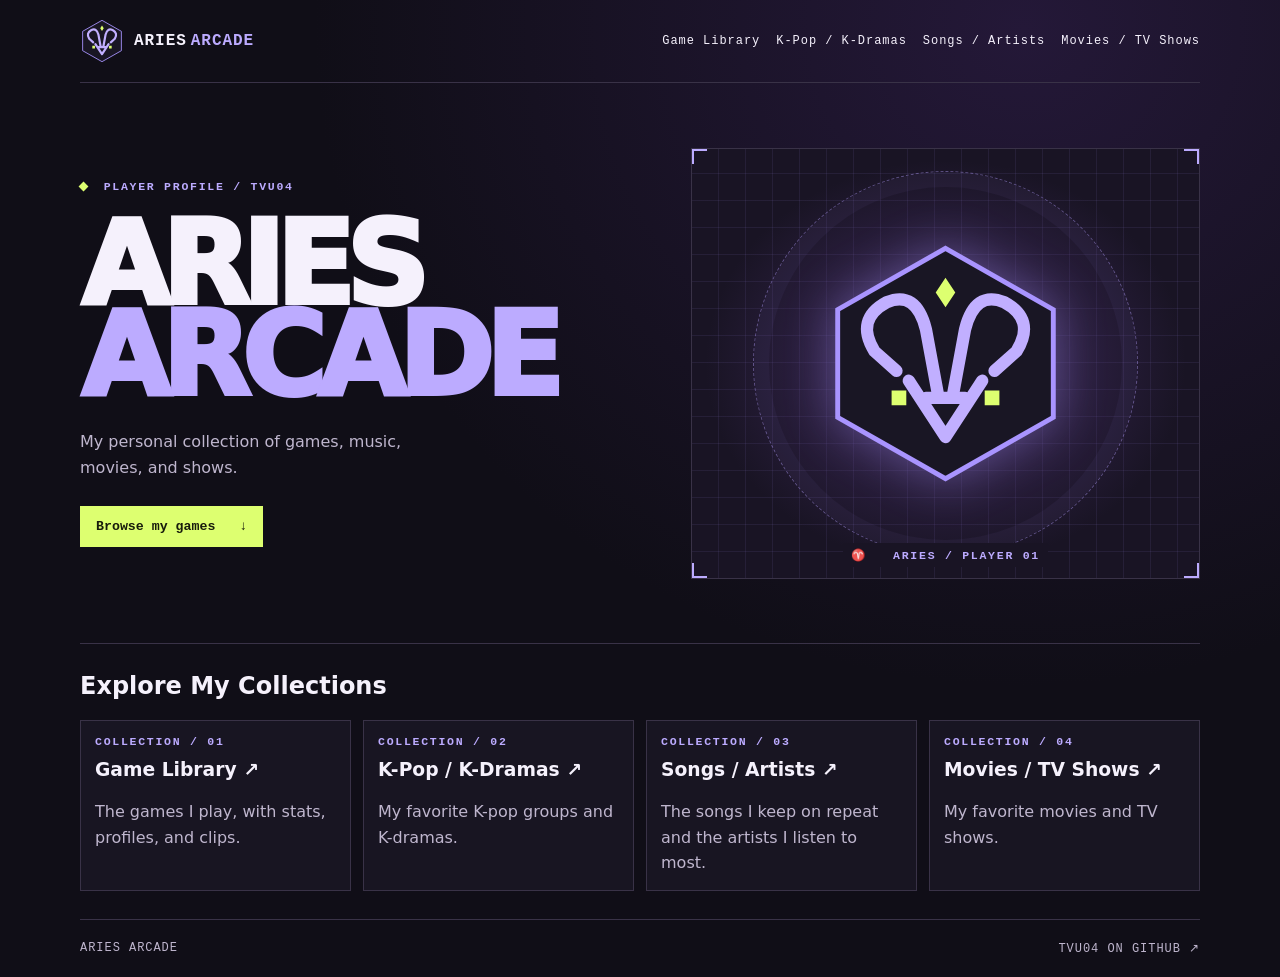
<file: docs/index.html>
<!doctype html>
<html lang="en"><head><meta charset="utf-8"><meta name="viewport" content="width=device-width,initial-scale=1"><meta name="description" content="Aries Arcade, a personal collection of games, music, and shows by Tvu04."><meta name="theme-color" content="#100e17"><link rel="icon" href="logo.svg" type="image/svg+xml"><title>Aries Arcade · Games &amp; Favorites</title><link rel="stylesheet" href="style.css?v=single-nav-link"><link rel="stylesheet" href="collections.css?v=single-nav-link"></head>
<body><header class="shell top collections-top"><a class="brand" href="./"><img src="logo.svg" alt="" width="44" height="44"><span>ARIES<b>ARCADE</b></span></a><nav class="collections-nav" aria-label="Main navigation"><a href="game-library.html">Game Library</a><a href="k-pop-k-dramas.html">K-Pop / K-Dramas</a><a href="songs-artists.html">Songs / Artists</a><a href="movies-tv.html">Movies / TV Shows</a></nav></header>
<main class="shell" id="top"><section class="hero" aria-labelledby="title"><div class="intro"><p class="eyebrow"><span></span> PLAYER PROFILE / TVU04</p><h1 id="title">ARIES<br><em>ARCADE</em></h1><p class="description">My personal collection of games, music, movies, and shows.</p><a class="button" href="game-library.html">Browse my games <span aria-hidden="true">↓</span></a></div><div class="emblem" aria-hidden="true"><span class="corner tl"></span><span class="corner tr"></span><span class="corner bl"></span><span class="corner br"></span><div class="orbit"><img src="logo.svg" alt="" width="208" height="208"></div><span class="emblem-tag">♈ &nbsp; ARIES / PLAYER 01</span></div></section>
<section aria-labelledby="collections-title" class="collection-links"><h2 id="collections-title">Explore My Collections</h2><div class="collection-grid"><article id="library"><p class="eyebrow">COLLECTION / 01</p><h3><a href="game-library.html">Game Library ↗</a></h3><p>The games I play, with stats, profiles, and clips.</p></article><article id="k-pop-k-dramas"><p class="eyebrow">COLLECTION / 02</p><h3><a href="k-pop-k-dramas.html">K-Pop / K-Dramas ↗</a></h3><p>My favorite K-pop groups and K-dramas.</p></article><article id="songs-artists"><p class="eyebrow">COLLECTION / 03</p><h3><a href="songs-artists.html">Songs / Artists ↗</a></h3><p>The songs I keep on repeat and the artists I listen to most.</p></article><article id="movies-tv"><p class="eyebrow">COLLECTION / 04</p><h3><a href="movies-tv.html">Movies / TV Shows ↗</a></h3><p>My favorite movies and TV shows.</p></article></div></section></main><footer class="shell foot"><span>ARIES ARCADE</span><a href="https://github.com/Tvu04">TVU04 ON GITHUB ↗</a></footer></body></html>
</file>
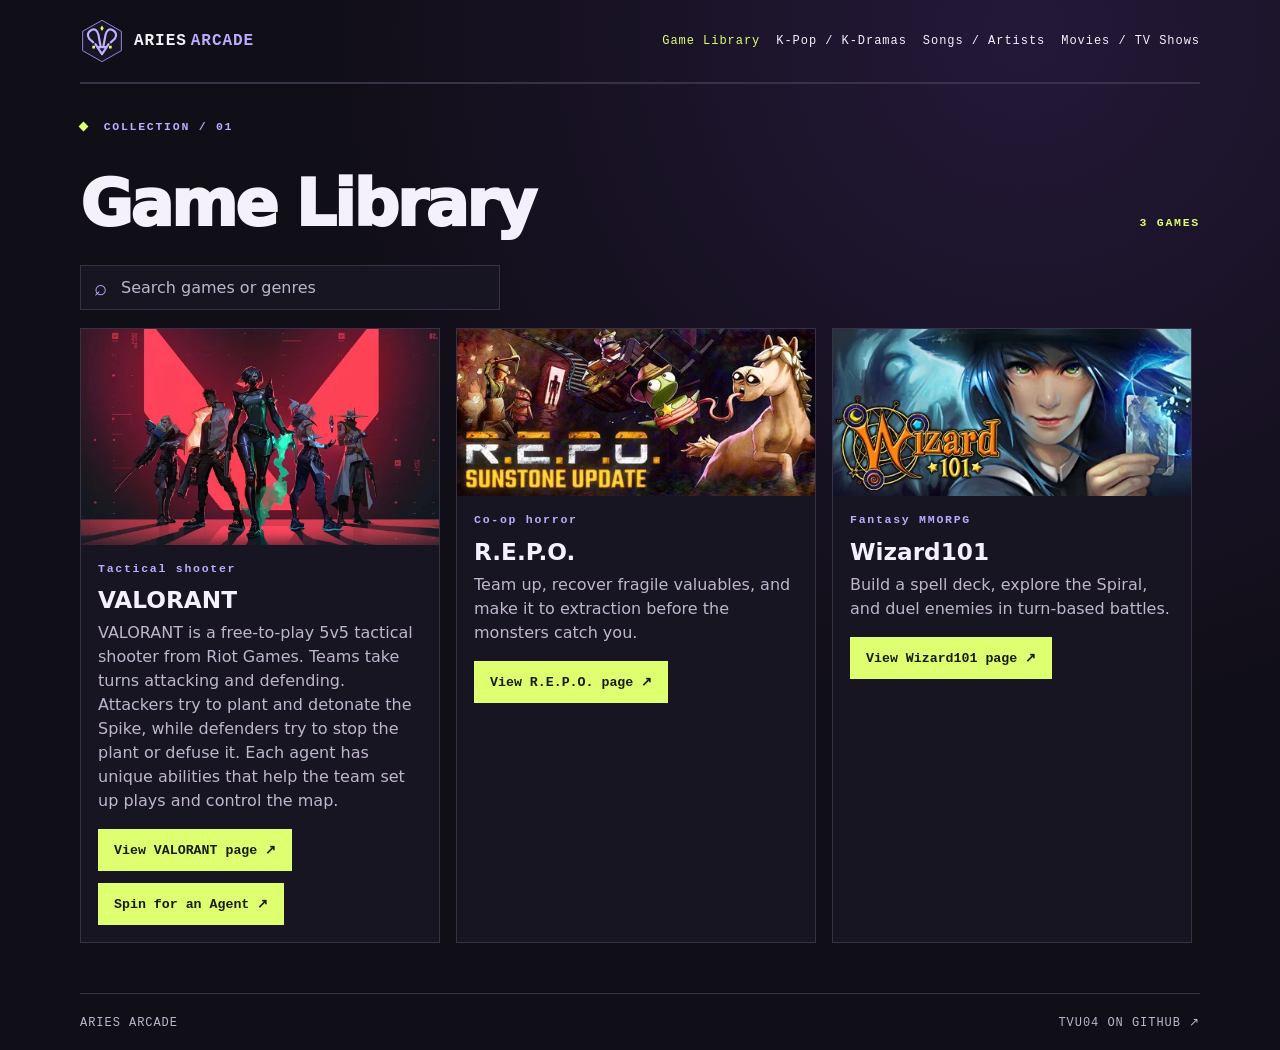
<file: docs/game-library.html>
<!doctype html>
<html lang="en"><head><meta charset="utf-8"><meta name="viewport" content="width=device-width,initial-scale=1"><meta name="description" content="Aries Arcade, a personal collection of games, music, and shows by Tvu04."><meta name="theme-color" content="#100e17"><link rel="icon" href="logo.svg" type="image/svg+xml"><title>Game Library · Aries Arcade</title><link rel="stylesheet" href="style.css?v=single-nav-link"><link rel="stylesheet" href="collections.css?v=single-nav-link"></head>
<body><header class="shell top collections-top"><a class="brand" href="./"><img src="logo.svg" alt="" width="44" height="44"><span>ARIES<b>ARCADE</b></span></a><nav class="collections-nav" aria-label="Main navigation"><a href="game-library.html" aria-current="page">Game Library</a><a href="k-pop-k-dramas.html">K-Pop / K-Dramas</a><a href="songs-artists.html">Songs / Artists</a><a href="movies-tv.html">Movies / TV Shows</a></nav></header>
<main class="shell"><section class="library" id="library" aria-labelledby="library-title"><p class="eyebrow"><span></span> COLLECTION / 01</p><div class="library-head"><h1 class="collection-title" id="library-title">Game Library</h1><p class="count" id="count" aria-live="polite"></p></div><label class="search"><span aria-hidden="true">⌕</span><input id="search" type="search" placeholder="Search games or genres" aria-label="Search games or genres"></label><div class="catalog" id="catalog"></div><noscript><p><a href="valorant.html">VALORANT</a> · <a href="valorant-roulette.html">Spin for an Agent</a> · <a href="repo.html">R.E.P.O.</a> · <a href="wizard101.html">Wizard101</a></p></noscript></section></main><footer class="shell foot"><span>ARIES ARCADE</span><a href="https://github.com/Tvu04">TVU04 ON GITHUB ↗</a></footer><script src="games.js?v=valorant-actions"></script></body></html>
</file>
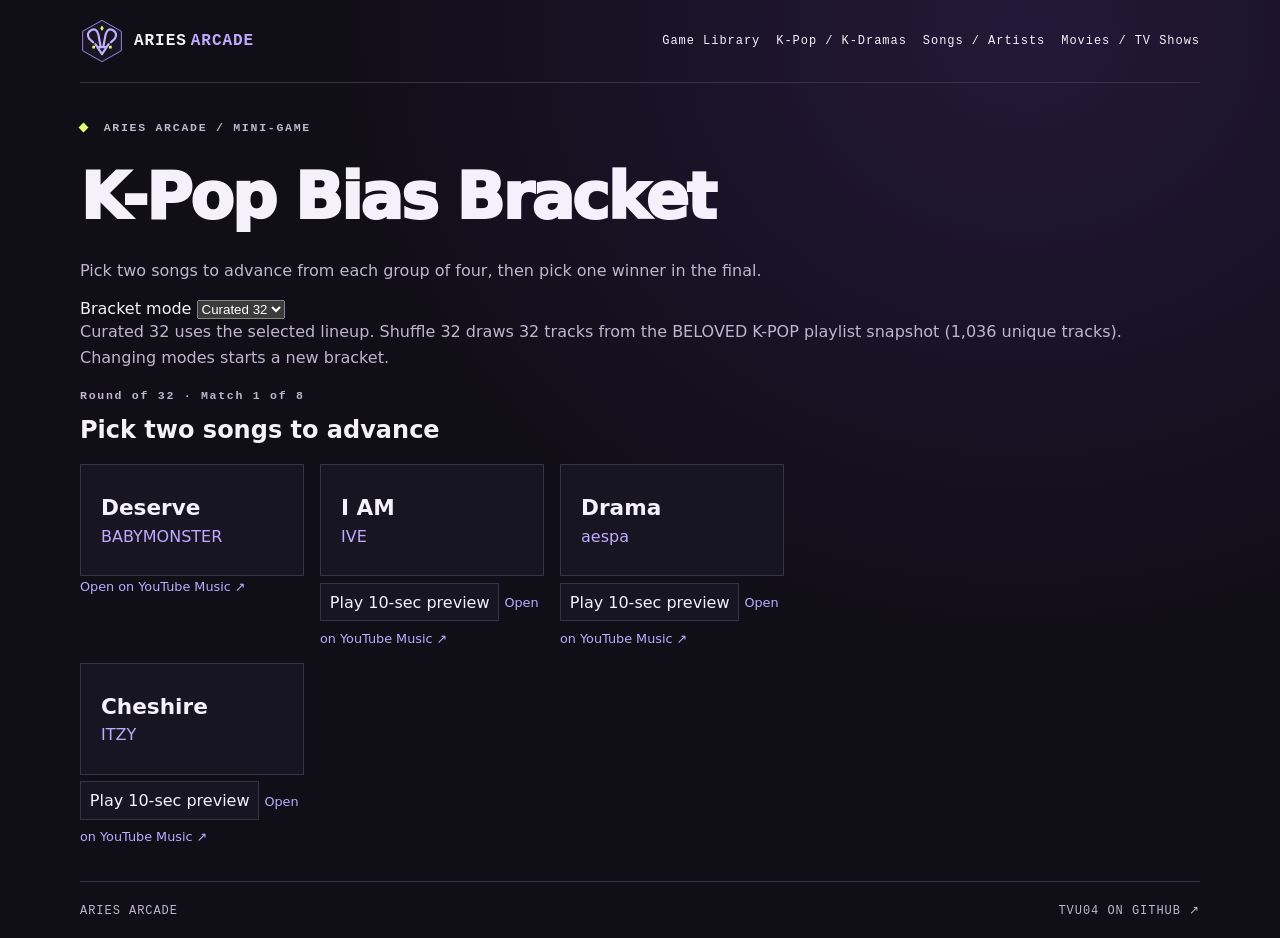
<file: docs/kpop-bracket.html>
<!doctype html>
<html lang="en"><head><meta charset="utf-8"><meta name="viewport" content="width=device-width,initial-scale=1"><meta name="description" content="Aries Arcade, a personal collection of games, music, and shows by Tvu04."><meta name="theme-color" content="#100e17"><link rel="icon" href="logo.svg" type="image/svg+xml"><title>K-Pop Bias Bracket · Aries Arcade</title><link rel="stylesheet" href="style.css?v=single-nav-link"><link rel="stylesheet" href="collections.css?v=single-nav-link"><style>
#choices:not([hidden]) { display:grid; grid-template-columns:repeat(auto-fit,minmax(min(100%,14rem),1fr)); gap:1rem; max-width:44rem; }
#choices button { background:var(--panel); color:var(--text); border:1px solid var(--line); padding:1.25rem; min-height:7rem; font:inherit; text-align:left; cursor:pointer; }
#choices button:is(:hover,:focus-visible) { border-color:var(--lime); }
#choices strong,#choices span { display:block; }
#choices strong { font-size:1.35rem; }
#choices span { color:var(--purple); margin-top:.4rem; }
#choices .pick { width:100%; }
#choices .pick[aria-pressed="true"] { border-color:var(--lime); }
#choices .preview { min-height:0; padding:.55rem; margin:.4rem 0; }
#choices article a { color:var(--purple); font-size:.8rem; }
#preview-player iframe { display:block; width:min(100%, 420px); height:236px; margin-top:1rem; border:0; }
#replay { border:0; cursor:pointer; }
#replay[hidden] { display:none; }
</style></head>
<body><header class="shell top collections-top"><a class="brand" href="./"><img src="logo.svg" alt="" width="44" height="44"><span>ARIES<b>ARCADE</b></span></a><nav class="collections-nav" aria-label="Main navigation"><a href="game-library.html">Game Library</a><a href="k-pop-k-dramas.html">K-Pop / K-Dramas</a><a href="songs-artists.html">Songs / Artists</a><a href="movies-tv.html">Movies / TV Shows</a></nav></header>
<main class="shell collection-page">
  <p class="eyebrow"><span></span> ARIES ARCADE / MINI-GAME</p>
  <h1 class="collection-title">K-Pop Bias Bracket</h1>
  <p>Pick two songs to advance from each group of four, then pick one winner in the final.</p>
  <div id="modes" hidden>
    <label for="mode">Bracket mode</label>
    <select id="mode">
      <option value="curated">Curated 32</option>
      <option value="shuffle">Shuffle 32</option>
    </select>
    <p>Curated 32 uses the selected lineup. Shuffle 32 draws 32 tracks from the BELOVED K-POP playlist snapshot (1,036 unique tracks). Changing modes starts a new bracket.</p></div>
  <p id="round" class="eyebrow" aria-live="polite"></p>
  <h2 id="prompt" tabindex="-1" aria-live="polite"></h2>
  <div id="choices" hidden>
    <article><button type="button" class="pick" aria-pressed="false"><strong></strong><span></span></button><button type="button" class="preview">Play 10-sec preview</button> <a target="_blank" rel="noopener">Open on YouTube Music ↗</a></article>
    <article><button type="button" class="pick" aria-pressed="false"><strong></strong><span></span></button><button type="button" class="preview">Play 10-sec preview</button> <a target="_blank" rel="noopener">Open on YouTube Music ↗</a></article>
    <article><button type="button" class="pick" aria-pressed="false"><strong></strong><span></span></button><button type="button" class="preview">Play 10-sec preview</button> <a target="_blank" rel="noopener">Open on YouTube Music ↗</a></article>
    <article><button type="button" class="pick" aria-pressed="false"><strong></strong><span></span></button><button type="button" class="preview">Play 10-sec preview</button> <a target="_blank" rel="noopener">Open on YouTube Music ↗</a></article>
  </div>
  <section id="preview-player" hidden aria-label="Song preview"></section>
  <button id="replay" class="button" type="button" hidden>Play Again</button>
  <noscript><p>Enable JavaScript to play the bracket.</p></noscript>
</main><footer class="shell foot"><span>ARIES ARCADE</span><a href="https://github.com/Tvu04">TVU04 ON GITHUB ↗</a></footer><script src="kpop-playlist.js"></script><script>
const songs = [
  ["Strategy", "TWICE", "nmbiBVPe5bY"],
  ["Fancy", "TWICE", "kOHB85vDuow"],
  ["Sugar Rush Ride", "TXT", "P9tKTxbgdkk"],
  ["Is This Love", "XG", "aHTI0SXGVS0"],
  ["No Good", "XG", "--rTmGtUFhI"],
  ["Deserve", "BABYMONSTER", null],
  ["Birthday Wish", "NMIXX", null],
  ["Bloody Paradise", "ENHYPEN", "YJhEsDa2o8w"],
  ["I CAN'T STOP ME","TWICE", "3d-D5bLDZSk"],
  ["Pretty Savage","BLACKPINK", "F8c8f2nK82w"],
  ["I AM","IVE", "a0LmdjshiAQ"],
  ["Cheshire","ITZY", "izOGip7r6Zg"],
  ["Super Shy","NewJeans", "n7ePZLn9_lQ"],
  ["Drama","aespa", "S3Z6N7U7f6I"],
  ["Psycho","Red Velvet", "PyyT5tHbOLw"],
  ["Dynamite","BTS", "HaEYUJ2aRHs"],
  ["What is Love?","TWICE", "w4nihuYVTW0"],
  ["The Feels","TWICE", "TsHl3pNRIUo"],
  ["Talk that Talk","TWICE", "F2Y0Q9blUPk"],
  ["Kill This Love","BLACKPINK", "z7e54L8usac"],
  ["Shut Down","BLACKPINK", "UZPZyd5vE1c"],
  ["After LIKE","IVE", "g92HIac9ufA"],
  ["ELEVEN","IVE", "0EK_M2taRIM"],
  ["RINGO","ITZY", "H0SHNEcqqR0"],
  ["ETA","NewJeans", "XCkpalH6Ppk"],
  ["ZOOM ZOOM","aespa", "YSEwEFuMPPM"],
  ["Red Flavor","Red Velvet", "BLavT7w4R9I"],
  ["Butter","BTS", "NNCBq0JHXsU"],
  ["FEVER","ENHYPEN", "toUmJm5G37w"],
  ["After School","Weeekly", "psoyfapc_nc"],
  ["Galileo","Kep1er", "CcdFlI3pJ1Y"],
  ["REVEAL","THE BOYZ", "HubfEY2rOqw"]
];

const mode = document.querySelector("#mode");
const roundLabel = document.querySelector("#round");
const heading = document.querySelector("#prompt");
const choices = [...document.querySelectorAll("#choices .pick")];
const replay = document.querySelector("#replay");
const previews = [...document.querySelectorAll("#choices .preview")];
const player = document.querySelector("#preview-player");
let entrants, winners, match;
const picks = new Set();

function stopPreview() {
  player.replaceChildren();
  player.hidden = true;
}

function playPreview(title, videoId) {
  stopPreview();
  const iframe = document.createElement("iframe");
  iframe.title = "YouTube preview of " + title;
  iframe.allow = "autoplay; encrypted-media; picture-in-picture";
  iframe.referrerPolicy = "strict-origin-when-cross-origin";
  iframe.src = "https://www.youtube.com/embed/" + videoId + "?autoplay=1&end=10";
  player.append(iframe);
  player.hidden = false;
}

function render() {
  stopPreview();
  picks.clear();
  if (entrants.length === 1) {
    const [title, artist] = entrants[0];
    roundLabel.textContent = "BRACKET COMPLETE";
    heading.textContent = title + " by " + artist + " wins!";
    document.querySelector("#choices").hidden = true;
    replay.hidden = false;
    replay.focus();
    return;
  }
  const round = {32: "Round of 32", 16: "Round of 16", 8: "Semifinal", 4: "Final"};
  roundLabel.textContent = round[entrants.length] + " · Match " + (match + 1) + " of " + entrants.length / 4;
  heading.textContent = entrants.length === 4 ? "Pick your winner" : "Pick two songs to advance";
  choices.forEach((button, index) => {
    const [title, artist, videoId] = entrants[match * 4 + index];
    button.setAttribute("aria-pressed", "false");
    const preview = previews[index];
    preview.hidden = !videoId;
    preview.setAttribute("aria-label", "Play 10-second preview of " + title);
    preview.onclick = videoId ? () => playPreview(title, videoId) : null;
    const link = preview.nextElementSibling;
    link.href = videoId
      ? "https://music.youtube.com/watch?v=" + videoId
      : "https://music.youtube.com/search?q=" + encodeURIComponent(title + " " + artist);
    link.setAttribute("aria-label", "Open " + title + " on YouTube Music");
    button.querySelector("strong").textContent = title;
    button.querySelector("span").textContent = artist;
  });
}

function start() {
  entrants = [...(mode.value === "shuffle" ? playlistTracks : songs)];
  for (let index = entrants.length - 1; index > 0; index--) {
    const other = Math.floor(Math.random() * (index + 1));
    [entrants[index], entrants[other]] = [entrants[other], entrants[index]];
  }
  entrants = entrants.slice(0, songs.length);
  winners = [];
  match = 0;
  document.querySelector("#choices").hidden = false;
  replay.hidden = true;
  render();
}

choices.forEach((button, index) => {
  button.addEventListener("click", () => {
    if (picks.has(index)) {
      picks.delete(index);
      button.setAttribute("aria-pressed", "false");
      return;
    }
    picks.add(index);
    button.setAttribute("aria-pressed", "true");
    if (picks.size < (entrants.length === 4 ? 1 : 2)) return;
    winners.push(...[...picks].map(pick => entrants[match * 4 + pick]));
    match++;
    if (match === entrants.length / 4) {
      entrants = winners;
      winners = [];
      match = 0;
    }
    render();
    if (entrants.length > 1) heading.focus();
  });
});
replay.addEventListener("click", () => {
  start();
  heading.focus();
});
mode.addEventListener("change", () => start());
document.querySelector("#modes").hidden = false;
start();
</script></body></html>
</file>
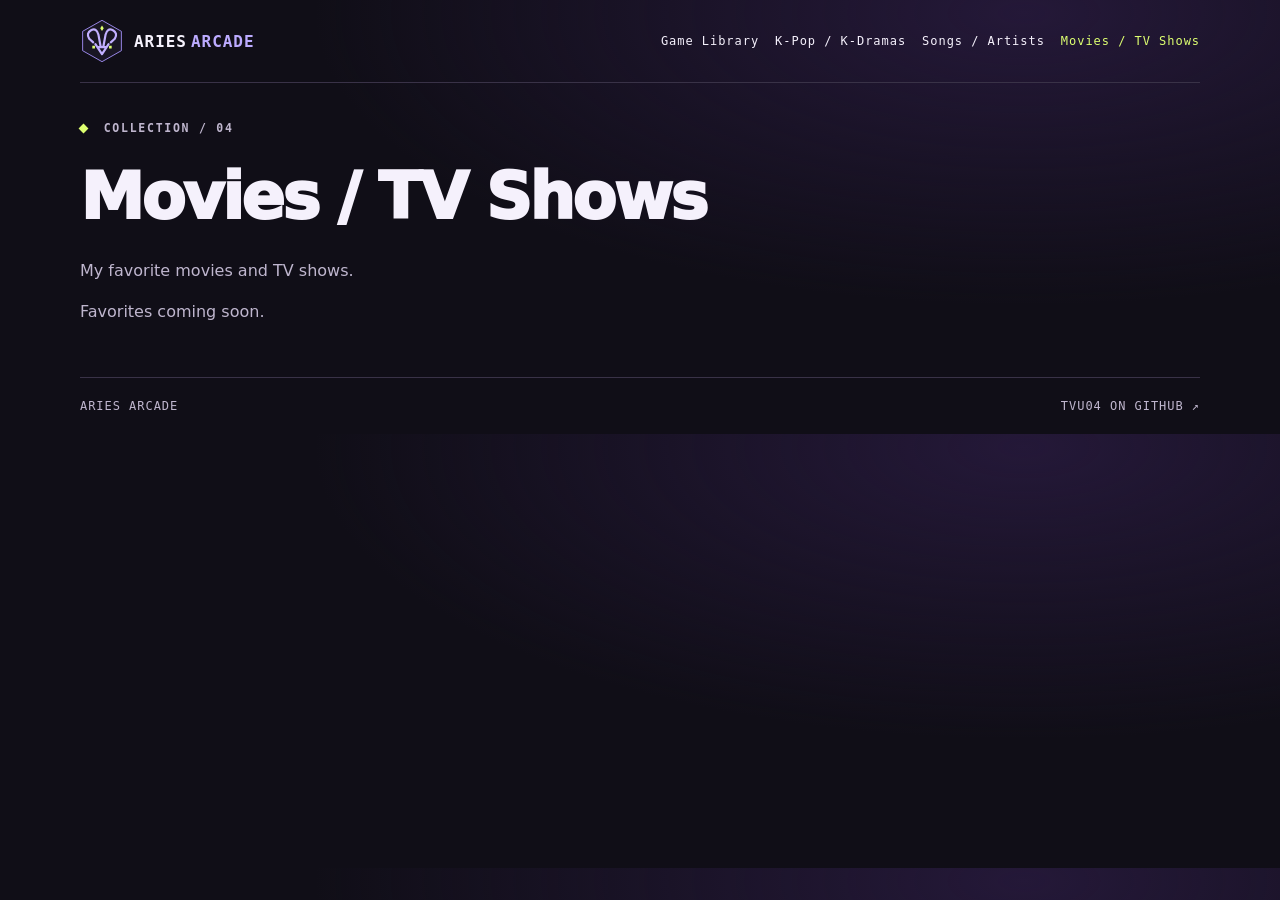
<file: docs/movies-tv.html>
<!doctype html>
<html lang="en"><head><meta charset="utf-8"><meta name="viewport" content="width=device-width,initial-scale=1"><meta name="description" content="Aries Arcade, a personal collection of games, music, and shows by Tvu04."><meta name="theme-color" content="#100e17"><link rel="icon" href="logo.svg" type="image/svg+xml"><title>Movies / TV Shows · Aries Arcade</title><link rel="stylesheet" href="style.css?v=single-nav-link"><link rel="stylesheet" href="collections.css?v=single-nav-link"></head>
<body><header class="shell top collections-top"><a class="brand" href="./"><img src="logo.svg" alt="" width="44" height="44"><span>ARIES<b>ARCADE</b></span></a><nav class="collections-nav" aria-label="Main navigation"><a href="game-library.html">Game Library</a><a href="k-pop-k-dramas.html">K-Pop / K-Dramas</a><a href="songs-artists.html">Songs / Artists</a><a href="movies-tv.html" aria-current="page">Movies / TV Shows</a></nav></header>
<main class="shell collection-page"><p class="eyebrow"><span></span> COLLECTION / 04</p><h1 class="collection-title">Movies / TV Shows</h1><p>My favorite movies and TV shows.</p><p>Favorites coming soon.</p></main><footer class="shell foot"><span>ARIES ARCADE</span><a href="https://github.com/Tvu04">TVU04 ON GITHUB ↗</a></footer></body></html>
</file>
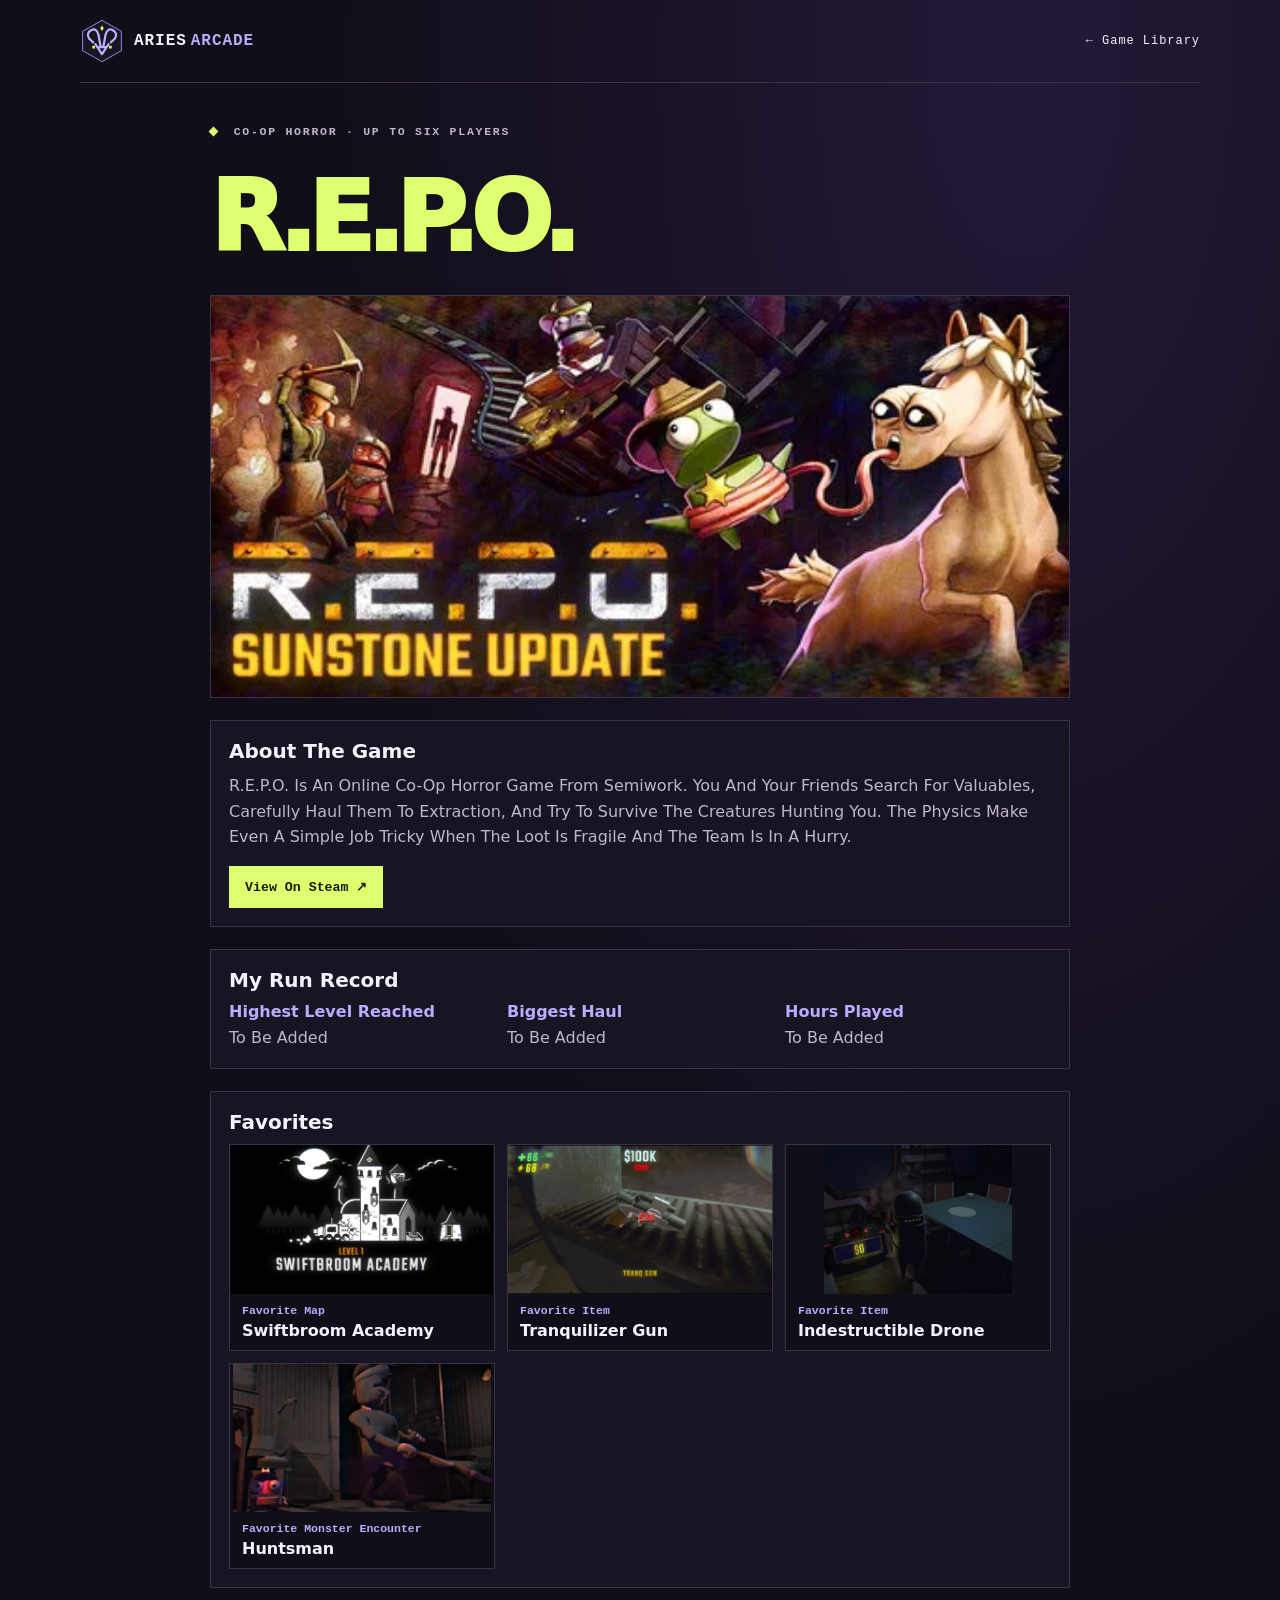
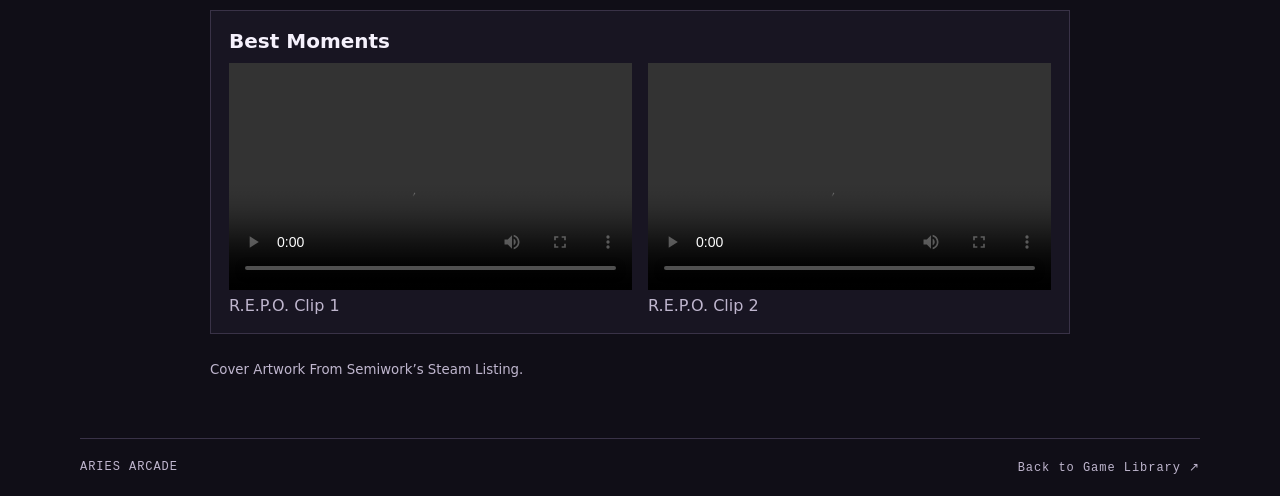
<file: docs/repo.html>
<!doctype html>
<html lang="en">
<head>
<meta charset="utf-8"><meta name="viewport" content="width=device-width,initial-scale=1">
<title>R.E.P.O. · Aries Arcade</title><meta name="description" content="R.E.P.O. on Aries Arcade.">
<link rel="icon" href="logo.svg" type="image/svg+xml"><link rel="stylesheet" href="style.css">
<style>
.repo-page{padding-block:40px;max-width:860px}.repo-page h1{font-size:clamp(3rem,10vw,6rem);line-height:1;color:var(--lime);margin:.3em 0}.repo-cover{display:block;width:100%;height:auto;border:1px solid var(--line)}.repo-page p,.repo-page dd{line-height:1.6;color:var(--muted)}.repo-page section{margin-block:22px;padding:18px;border:1px solid var(--line);background:var(--panel)}.repo-page h2{font-size:1.25rem;margin-bottom:10px}.repo-page dl{display:grid;grid-template-columns:repeat(auto-fit,minmax(140px,1fr));gap:12px;margin:0}.repo-page dt{color:var(--purple);font-weight:700}.repo-page dd{margin:4px 0 0}.repo-page section p:last-child{margin-bottom:0}
.repo-clips{display:grid;grid-template-columns:repeat(auto-fit,minmax(min(100%,300px),1fr));gap:16px}.repo-clips figure{margin:0}.repo-clips video{display:block;width:100%;height:auto;aspect-ratio:16/9;background:#000}.repo-clips figcaption{margin-top:6px;color:var(--muted)}
.repo-favorites{display:grid;grid-template-columns:repeat(auto-fit,minmax(min(100%,240px),1fr));gap:12px}.repo-favorites figure{margin:0;overflow:hidden;border:1px solid var(--line);background:var(--background)}.repo-favorites img{display:block;width:100%;aspect-ratio:16/9;object-fit:contain;background:#100e17}.repo-favorites figcaption{display:grid;gap:4px;padding:10px 12px}.repo-favorites figcaption span{color:var(--purple);font:700 .72rem var(--mono)}
</style>
</head>
<body>
<header class="shell top"><a class="brand" href="./"><img src="logo.svg" alt="" width="44" height="44"><span>ARIES<b>ARCADE</b></span></a><a class="nav" href="game-library.html">← Game Library</a></header>
<main class="shell repo-page">
<p class="eyebrow"><span></span> CO-OP HORROR · UP TO SIX PLAYERS</p>
<h1>R.E.P.O.</h1>
<img class="repo-cover" src="repo-cover.webp" alt="R.E.P.O. cover artwork">
<section><h2>About The Game</h2><p>R.E.P.O. Is An Online Co-Op Horror Game From Semiwork. You And Your Friends Search For Valuables, Carefully Haul Them To Extraction, And Try To Survive The Creatures Hunting You. The Physics Make Even A Simple Job Tricky When The Loot Is Fragile And The Team Is In A Hurry.</p><a class="button" href="https://store.steampowered.com/app/3241660/R_E_P_O/">View On Steam ↗</a></section>
<section><h2>My Run Record</h2><dl><div><dt>Highest Level Reached</dt><dd>To Be Added</dd></div><div><dt>Biggest Haul</dt><dd>To Be Added</dd></div><div><dt>Hours Played</dt><dd>To Be Added</dd></div></dl></section>
<section><h2>Favorites</h2><div class="repo-favorites">
<figure><img src="repo-favorites/swiftbroom-academy.webp" alt="Swiftbroom Academy loading screen" loading="lazy"><figcaption><span>Favorite Map</span><strong>Swiftbroom Academy</strong></figcaption></figure>
<figure><img src="repo-favorites/tranquilizer-gun.webp" alt="Tranquilizer Gun in the R.E.P.O. shop" loading="lazy"><figcaption><span>Favorite Item</span><strong>Tranquilizer Gun</strong></figcaption></figure>
<figure><img src="repo-favorites/indestructible-drone.webp" alt="Indestructible Drone in R.E.P.O." loading="lazy"><figcaption><span>Favorite Item</span><strong>Indestructible Drone</strong></figcaption></figure>
<figure><img src="repo-favorites/huntsman.webp" alt="The Huntsman holding a shotgun" loading="lazy"><figcaption><span>Favorite Monster Encounter</span><strong>Huntsman</strong></figcaption></figure>
</div></section>
<section><h2>Best Moments</h2><div class="repo-clips">
<figure><video controls playsinline preload="metadata" aria-label="R.E.P.O. clip 1" src="clips/repo-clip-1.mp4"><a href="clips/repo-clip-1.mp4">Open Clip 1</a></video><figcaption>R.E.P.O. Clip 1</figcaption></figure>
<figure><video controls playsinline preload="metadata" aria-label="R.E.P.O. clip 2" src="clips/repo-clip-2.mp4"><a href="clips/repo-clip-2.mp4">Open Clip 2</a></video><figcaption>R.E.P.O. Clip 2</figcaption></figure>
</div></section>
<p><small>Cover Artwork From Semiwork’s Steam Listing.</small></p>
</main>
<footer class="shell foot"><span>ARIES ARCADE</span><a href="game-library.html">Back to Game Library ↗</a></footer>
</body></html>
</file>
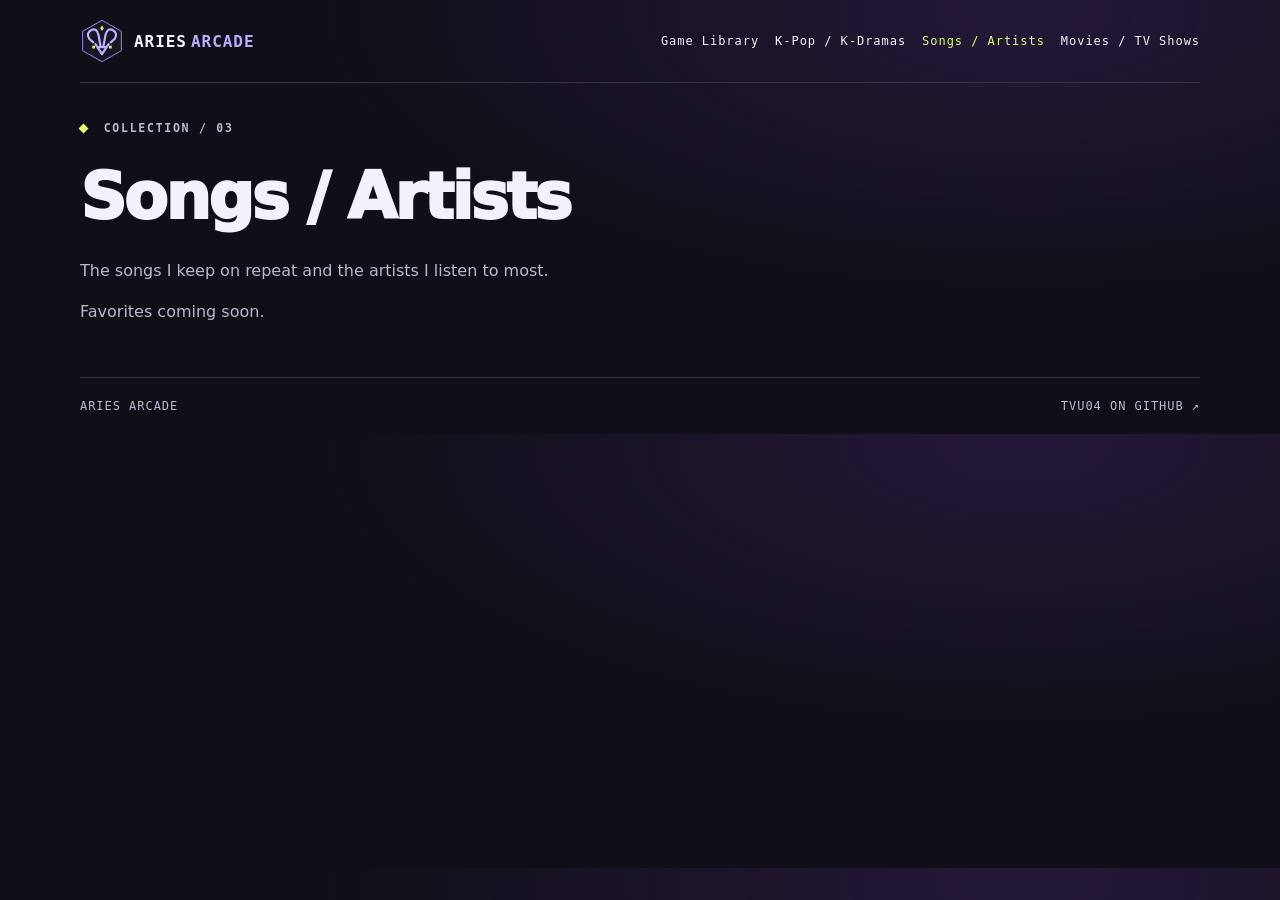
<file: docs/songs-artists.html>
<!doctype html>
<html lang="en"><head><meta charset="utf-8"><meta name="viewport" content="width=device-width,initial-scale=1"><meta name="description" content="Aries Arcade, a personal collection of games, music, and shows by Tvu04."><meta name="theme-color" content="#100e17"><link rel="icon" href="logo.svg" type="image/svg+xml"><title>Songs / Artists · Aries Arcade</title><link rel="stylesheet" href="style.css?v=single-nav-link"><link rel="stylesheet" href="collections.css?v=single-nav-link"></head>
<body><header class="shell top collections-top"><a class="brand" href="./"><img src="logo.svg" alt="" width="44" height="44"><span>ARIES<b>ARCADE</b></span></a><nav class="collections-nav" aria-label="Main navigation"><a href="game-library.html">Game Library</a><a href="k-pop-k-dramas.html">K-Pop / K-Dramas</a><a href="songs-artists.html" aria-current="page">Songs / Artists</a><a href="movies-tv.html">Movies / TV Shows</a></nav></header>
<main class="shell collection-page"><p class="eyebrow"><span></span> COLLECTION / 03</p><h1 class="collection-title">Songs / Artists</h1><p>The songs I keep on repeat and the artists I listen to most.</p><p>Favorites coming soon.</p></main><footer class="shell foot"><span>ARIES ARCADE</span><a href="https://github.com/Tvu04">TVU04 ON GITHUB ↗</a></footer></body></html>
</file>
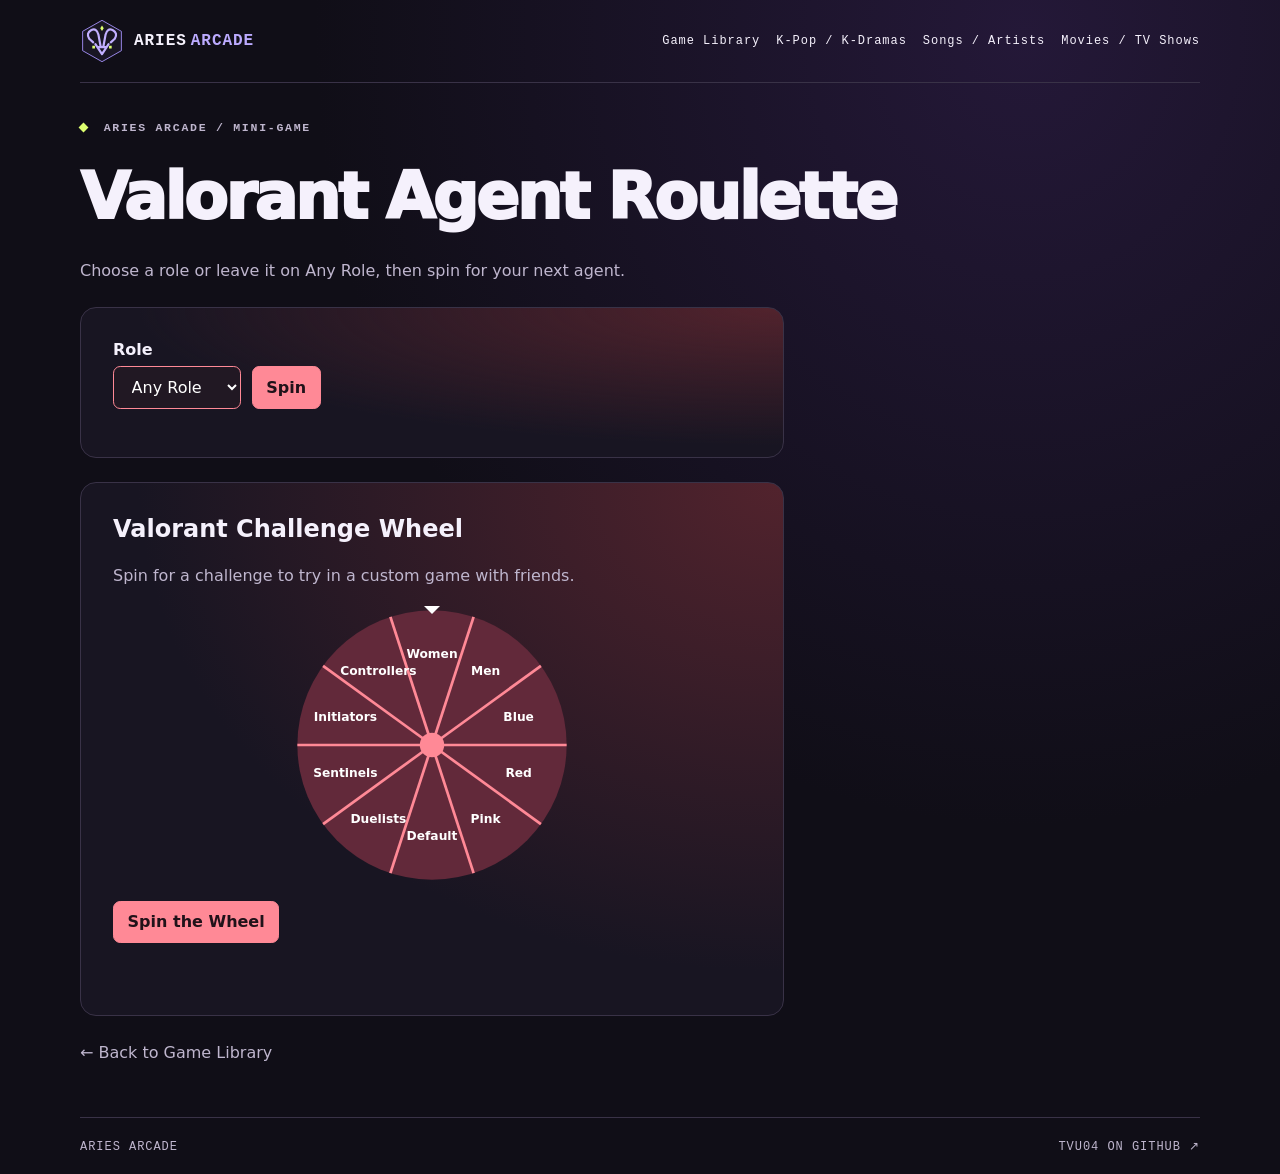
<file: docs/valorant-roulette.html>
<!doctype html>
<html lang="en"><head><meta charset="utf-8"><meta name="viewport" content="width=device-width,initial-scale=1"><meta name="description" content="Aries Arcade, a personal collection of games, music, and shows by Tvu04."><meta name="theme-color" content="#100e17"><link rel="icon" href="logo.svg" type="image/svg+xml"><title>Valorant Agent Roulette · Aries Arcade</title><link rel="stylesheet" href="style.css?v=single-nav-link"><link rel="stylesheet" href="collections.css?v=single-nav-link"><style>
.roulette { max-width:44rem; padding:clamp(1rem,4vw,2rem); margin:1.5rem 0; border:1px solid var(--line); border-radius:1rem; background:radial-gradient(ellipse at top right,#52232d,transparent 65%),var(--panel); }
.roulette label { display:block; margin-bottom:.4rem; font-weight:700; }
.roulette select,.roulette button { font:inherit; padding:.65rem .85rem; border:1px solid #ff8996; border-radius:.45rem; }
.roulette select { background:#211823; color:white; }
.roulette button { background:#ff8996; color:#201219; font-weight:800; cursor:pointer; }
.roulette button:disabled { opacity:.6; cursor:wait; }
.roulette-controls { display:flex; flex-wrap:wrap; gap:.65rem; }
#agent-result { display:flex; align-items:center; gap:1rem; margin-top:1rem; }
#agent-result[hidden] { display:none; }
#agent-result img { width:clamp(4rem,18vw,8rem); height:auto; }
#agent-result h2,#agent-result p { margin:.2rem 0; }
.challenge-wheel { position:relative; width:min(100%,17rem); margin:1.25rem auto; }
.challenge-wheel::after { content:""; position:absolute; z-index:1; top:-.2rem; left:50%; transform:translateX(-50%); border:.55rem solid transparent; border-top-color:white; }
.challenge-wheel svg { display:block; width:100%; transition:transform 1.5s cubic-bezier(.15,.7,.2,1); }
#challenge-result { min-height:1.5em; margin:1rem 0 0; }
@media (prefers-reduced-motion:reduce) { .challenge-wheel svg { transition:none; } }
</style></head>
<body><header class="shell top collections-top"><a class="brand" href="./"><img src="logo.svg" alt="" width="44" height="44"><span>ARIES<b>ARCADE</b></span></a><nav class="collections-nav" aria-label="Main navigation"><a href="game-library.html">Game Library</a><a href="k-pop-k-dramas.html">K-Pop / K-Dramas</a><a href="songs-artists.html">Songs / Artists</a><a href="movies-tv.html">Movies / TV Shows</a></nav></header>
<main class="shell collection-page">
  <p class="eyebrow"><span></span> ARIES ARCADE / MINI-GAME</p>
  <h1 class="collection-title">Valorant Agent Roulette</h1>
  <p>Choose a role or leave it on Any Role, then spin for your next agent.</p>
  <section class="roulette" aria-label="Agent roulette">
    <label for="agent-role">Role</label>
    <div class="roulette-controls">
      <select id="agent-role">
        <option value="">Any Role</option>
        <option>Controller</option><option>Duelist</option><option>Initiator</option><option>Sentinel</option>
      </select>
      <button id="spin" type="button">Spin</button>
    </div>
    <p id="roulette-status" role="status"></p>
    <div id="agent-result" hidden>
      <img alt="" width="128" height="128">
      <div><h2></h2><p></p></div>
    </div>
    <noscript><p>Enable JavaScript to spin for an agent.</p></noscript>
  </section>
  <section class="roulette challenge-roulette" aria-labelledby="challenge-title">
    <h2 id="challenge-title">Valorant Challenge Wheel</h2>
    <p>Spin for a challenge to try in a custom game with friends.</p>
    <div class="challenge-wheel" aria-hidden="true">
      <svg viewBox="0 0 200 200">
        <circle cx="100" cy="100" r="99" fill="#62293a"/>
        <g stroke="#ff8996" stroke-width="2"><path d="M100 100V1" transform="rotate(18 100 100)"/><path d="M100 100V1" transform="rotate(54 100 100)"/><path d="M100 100V1" transform="rotate(90 100 100)"/><path d="M100 100V1" transform="rotate(126 100 100)"/><path d="M100 100V1" transform="rotate(162 100 100)"/><path d="M100 100V1" transform="rotate(198 100 100)"/><path d="M100 100V1" transform="rotate(234 100 100)"/><path d="M100 100V1" transform="rotate(270 100 100)"/><path d="M100 100V1" transform="rotate(306 100 100)"/><path d="M100 100V1" transform="rotate(342 100 100)"/></g>
        <g fill="white" font-size="9" font-weight="700" text-anchor="middle" dominant-baseline="central"><text x="100.0" y="33.0">Women</text><text x="139.4" y="45.8">Men</text><text x="163.7" y="79.3">Blue</text><text x="163.7" y="120.7">Red</text><text x="139.4" y="154.2">Pink</text><text x="100.0" y="167.0">Default</text><text x="60.6" y="154.2">Duelists</text><text x="36.3" y="120.7">Sentinels</text><text x="36.3" y="79.3">Initiators</text><text x="60.6" y="45.8">Controllers</text></g>
        <circle cx="100" cy="100" r="9" fill="#ff8996"/>
      </svg>
    </div>
    <button id="challenge-spin" type="button">Spin the Wheel</button>
    <p id="challenge-result" role="status"></p>
  </section>
  <p><a href="game-library.html">← Back to Game Library</a></p>
</main>
<footer class="shell foot"><span>ARIES ARCADE</span><a href="https://github.com/Tvu04">TVU04 ON GITHUB ↗</a></footer>
<script>
const role = document.querySelector('#agent-role');
const spin = document.querySelector('#spin');
const statusLine = document.querySelector('#roulette-status');
const result = document.querySelector('#agent-result');
const portrait = result.querySelector('img');
let roster;
let previous;

function pickAgent(agents, selectedRole, lastPick) {
  const eligible = agents.filter(agent => !selectedRole || agent.role.displayName === selectedRole);
  const pool = eligible.length > 1 ? eligible.filter(agent => agent.uuid !== lastPick) : eligible;
  return pool[Math.floor(Math.random() * pool.length)];
}

portrait.addEventListener('error', () => { portrait.hidden = true; });
spin.addEventListener('click', async () => {
  spin.disabled = true;
  role.disabled = true;
  try {
    if (!roster) {
      statusLine.textContent = 'Loading the agent roster…';
      const response = await fetch('https://valorant-api.com/v1/agents?isPlayableCharacter=true', {signal: AbortSignal.timeout(10000)});
      if (!response.ok) throw new Error('Roster unavailable');
      const {data} = await response.json();
      roster = data.filter(agent => agent.isPlayableCharacter && agent.role?.displayName && agent.displayName && agent.uuid);
      if (!roster.length) {
        roster = undefined;
        throw new Error('Empty roster');
      }
    }
    const agent = pickAgent(roster, role.value, previous);
    if (!agent) {
      result.hidden = true;
      statusLine.textContent = 'No agents found for that role. Try another role.';
      return;
    }
    previous = agent.uuid;
    portrait.hidden = !agent.displayIcon;
    if (agent.displayIcon) portrait.src = agent.displayIcon;
    result.querySelector('h2').textContent = agent.displayName;
    result.querySelector('p').textContent = agent.role.displayName;
    result.hidden = false;
    statusLine.textContent = 'You rolled ' + agent.displayName + ', ' + agent.role.displayName + '.';
    spin.textContent = 'Spin Again';
  } catch {
    statusLine.textContent = 'The agent roster could not load. Press Spin to retry.';
  } finally {
    spin.disabled = false;
    role.disabled = false;
  }
});
const challenges = [["Female Agents Only","Everyone on your team picks a female agent."],["Male Agents Only","Everyone on your team picks a male agent."],["Blue Loadout","Use blue weapon skins for your main weapons."],["Red Loadout","Use red weapon skins for your main weapons."],["Pink Loadout","Use pink weapon skins for your main weapons."],["Default Loadout","Use default weapon skins for the match."],["All Duelists","Everyone on your team picks a Duelist."],["All Sentinels","Everyone on your team picks a Sentinel."],["All Initiators","Everyone on your team picks an Initiator."],["All Controllers","Everyone on your team picks a Controller."]];
const challengeSpin = document.querySelector('#challenge-spin');
const challengeResult = document.querySelector('#challenge-result');
const wheel = document.querySelector('.challenge-wheel svg');
let wheelRotation = 0;

challengeSpin.addEventListener('click', () => {
  const index = Math.floor(Math.random() * challenges.length);
  const target = (360 - index * (360 / challenges.length)) % 360;
  wheelRotation += 1080 + (target - wheelRotation % 360 + 360) % 360;
  challengeSpin.disabled = true;
  challengeResult.textContent = 'Spinning…';
  wheel.style.transform = 'rotate(' + wheelRotation + 'deg)';
  const reducedMotion = matchMedia('(prefers-reduced-motion: reduce)').matches;
  setTimeout(() => {
    const [title, rule] = challenges[index];
    challengeResult.textContent = title + ' — ' + rule;
    challengeSpin.disabled = false;
  }, reducedMotion ? 0 : 1500);
});
</script>
</body></html>
</file>
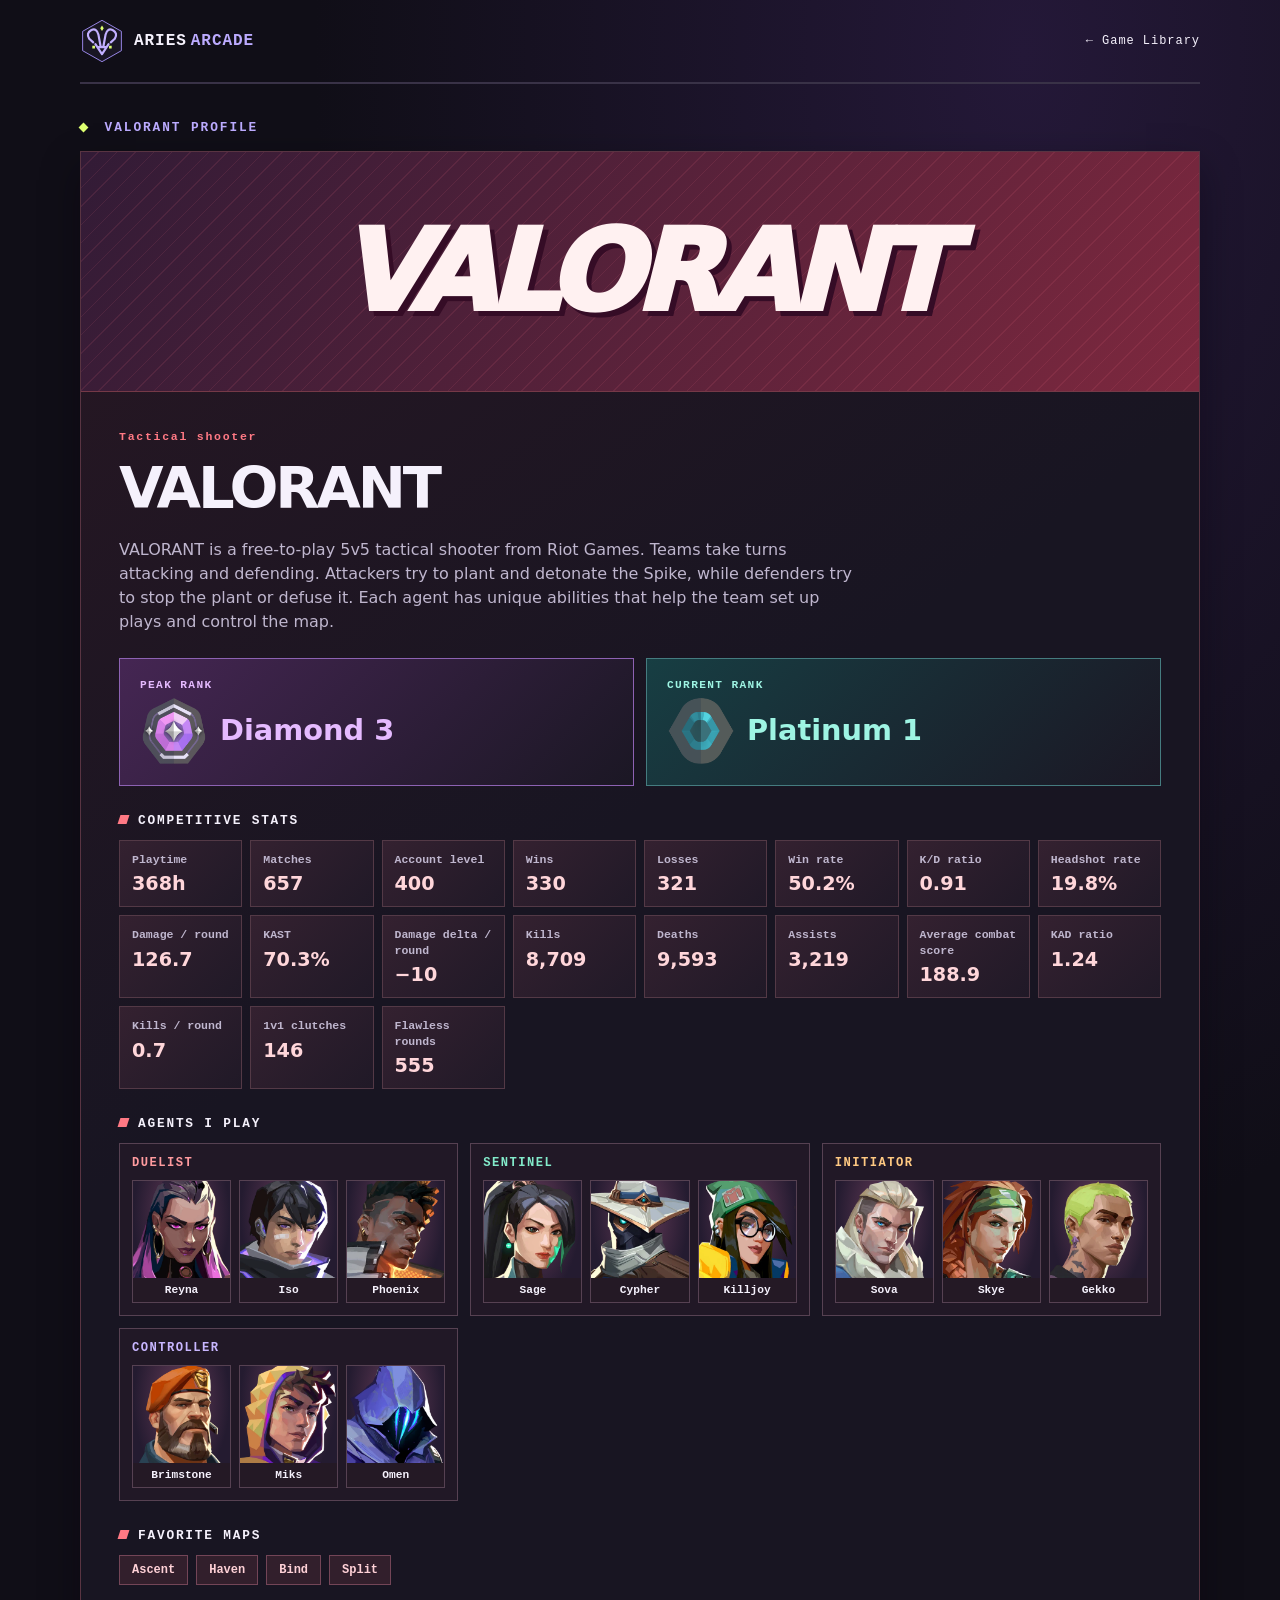
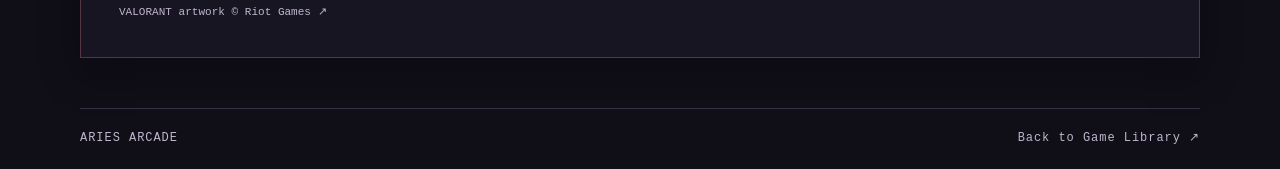
<file: docs/valorant.html>
<!doctype html>
<html lang="en"><head><meta charset="utf-8"><meta name="viewport" content="width=device-width,initial-scale=1"><meta name="description" content="Aries Arcade, a personal archive of games played by Tvu04."><meta name="theme-color" content="#100e17"><link rel="icon" href="logo.svg" type="image/svg+xml"><title>VALORANT · Aries Arcade</title><link rel="stylesheet" href="style.css"></head>
<body><header class="shell top"><a class="brand" href="./"><img src="logo.svg" alt="" width="44" height="44"><span>ARIES<b>ARCADE</b></span></a><a class="nav" href="game-library.html">← Game Library</a></header>
<main class="shell library" id="valorant-page"><h1 class="eyebrow" style="font:700 .8rem var(--mono);letter-spacing:.15em;margin:0 0 16px"><span></span> VALORANT PROFILE</h1><div class="catalog" id="catalog"></div></main>
<footer class="shell foot"><span>ARIES ARCADE</span><a href="game-library.html">Back to Game Library ↗</a></footer>
<dialog id="map-preview" class="map-preview" aria-labelledby="map-preview-title">
  <div class="map-preview-header">
    <h2 id="map-preview-title"></h2>
    <form method="dialog"><button autofocus type="submit" aria-label="Close map preview">×</button></form>
  </div>
  <img width="1200" height="675" alt="">
</dialog>
<dialog id="agent-preview" class="map-preview agent-preview" aria-labelledby="agent-preview-title">
  <div class="map-preview-header">
    <h2 id="agent-preview-title"></h2>
    <form method="dialog"><button autofocus type="submit" aria-label="Close agent profile">×</button></form>
  </div>
  <div class="agent-preview-body">
    <img width="320" height="320" alt="">
    <div>
      <p class="agent-preview-role"></p>
      <p class="agent-preview-detail"></p>
      <h3>Abilities</h3>
      <ul class="map-list"></ul>
      <a class="game-credit">View Riot’s agent guide ↗</a>
    </div>
  </div>
</dialog><script src="games.js?v=valorant-page"></script></body></html>
</file>
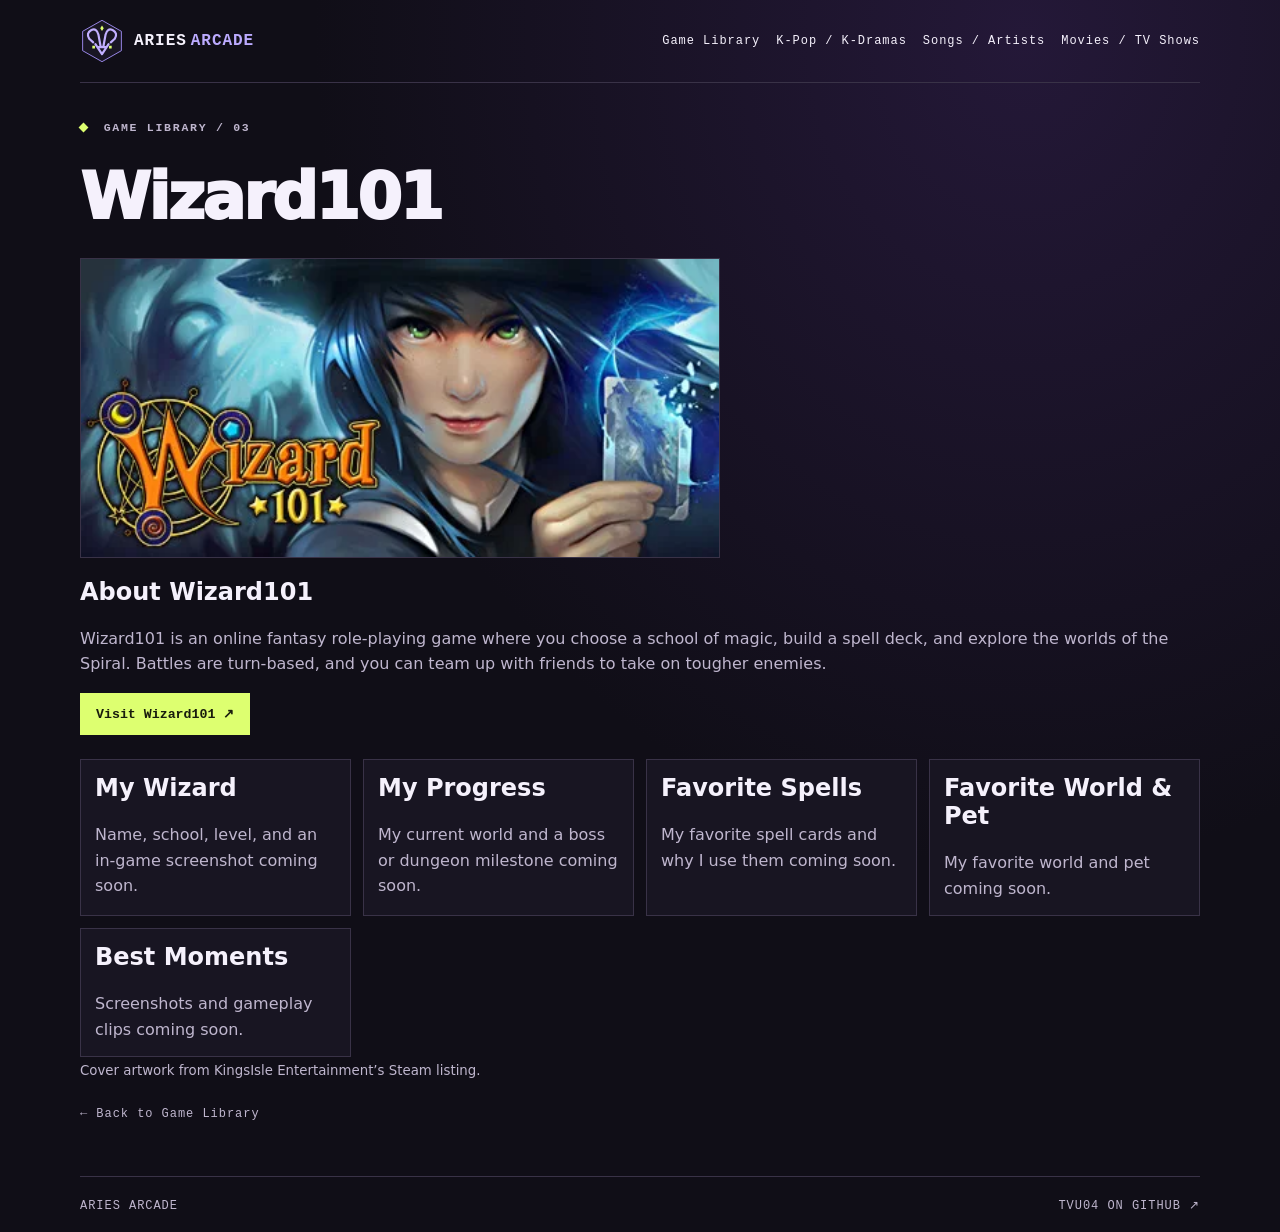
<file: docs/wizard101.html>
<!doctype html>
<html lang="en"><head><meta charset="utf-8"><meta name="viewport" content="width=device-width,initial-scale=1"><meta name="description" content="Aries Arcade, a personal collection of games, music, and shows by Tvu04."><meta name="theme-color" content="#100e17"><link rel="icon" href="logo.svg" type="image/svg+xml"><title>Wizard101 · Aries Arcade</title><link rel="stylesheet" href="style.css?v=single-nav-link"><link rel="stylesheet" href="collections.css?v=single-nav-link"></head>
<body><header class="shell top collections-top"><a class="brand" href="./"><img src="logo.svg" alt="" width="44" height="44"><span>ARIES<b>ARCADE</b></span></a><nav class="collections-nav" aria-label="Main navigation"><a href="game-library.html">Game Library</a><a href="k-pop-k-dramas.html">K-Pop / K-Dramas</a><a href="songs-artists.html">Songs / Artists</a><a href="movies-tv.html">Movies / TV Shows</a></nav></header>
<main class="shell collection-page">
<p class="eyebrow"><span></span> GAME LIBRARY / 03</p>
<h1 class="collection-title">Wizard101</h1>
<img src="wizard101-cover.webp" alt="Wizard101 cover art" style="display:block;width:min(100%,640px);height:auto;border:1px solid var(--line)">
<section aria-labelledby="about-wizard101"><h2 id="about-wizard101" style="margin-top:1.25rem">About Wizard101</h2><p>Wizard101 is an online fantasy role-playing game where you choose a school of magic, build a spell deck, and explore the worlds of the Spiral. Battles are turn-based, and you can team up with friends to take on tougher enemies.</p><a class="button" href="https://www.playnow.wizard101.com/">Visit Wizard101 ↗</a></section>
<div class="collection-grid" style="margin-top:1.5rem">
<article><h2>My Wizard</h2><p>Name, school, level, and an in-game screenshot coming soon.</p></article>
<article><h2>My Progress</h2><p>My current world and a boss or dungeon milestone coming soon.</p></article>
<article><h2>Favorite Spells</h2><p>My favorite spell cards and why I use them coming soon.</p></article>
<article><h2>Favorite World &amp; Pet</h2><p>My favorite world and pet coming soon.</p></article>
<article><h2>Best Moments</h2><p>Screenshots and gameplay clips coming soon.</p></article>
</div>
<p><small>Cover artwork from KingsIsle Entertainment’s <a href="https://store.steampowered.com/app/799960/Wizard101/">Steam listing</a>.</small></p>
<p><a class="nav" href="game-library.html">← Back to Game Library</a></p>
</main><footer class="shell foot"><span>ARIES ARCADE</span><a href="https://github.com/Tvu04">TVU04 ON GITHUB ↗</a></footer></body></html>
</file>
<file: docs/style.css>
:root{color-scheme:dark;--background:#100e17;--panel:#181522;--text:#f5f1fc;--muted:#bfb6ce;--lime:#ddff70;--purple:#bcabff;--line:#393247;--mono:ui-monospace,SFMono-Regular,Consolas,monospace}
*{box-sizing:border-box}html{scroll-behavior:smooth}body{margin:0;background:radial-gradient(ellipse at 80% 3%,#241838 0%,transparent 49%),var(--background);color:var(--text);font-family:system-ui,sans-serif}a{color:inherit;text-decoration:none}a:focus-visible,input:focus-visible{outline:2px solid var(--lime);outline-offset:5px}.shell{width:min(1120px,calc(100% - 48px));margin:auto}.top,.foot{display:flex;justify-content:space-between;align-items:center;gap:16px}.top{padding:19px 0;border-bottom:1px solid var(--line)}.brand{display:flex;align-items:center;gap:10px;font:800 1rem var(--mono);letter-spacing:.06em}.brand b{color:var(--purple);margin-left:.25em}.nav,.foot{font:.75rem var(--mono);letter-spacing:.08em}.nav span{color:var(--lime)}.hero{display:grid;grid-template-columns:1.1fr 1fr;gap:52px;align-items:center;padding:65px 0 64px}.eyebrow,.genre,.count,.emblem-tag{font:700 .72rem var(--mono);letter-spacing:.15em;color:var(--purple)}.eyebrow span{display:inline-block;width:7px;height:7px;background:var(--lime);margin-right:8px;transform:rotate(45deg)}h1,h2,h3,p{margin-top:0}h1{font-size:clamp(3.7rem,9vw,8.2rem);line-height:.79;letter-spacing:-.075em;margin:27px 0;font-weight:950}h1 em{font-style:normal;color:var(--purple)}.description{color:var(--muted);max-width:33ch;line-height:1.6;margin-bottom:25px}.button{display:inline-flex;gap:24px;background:var(--lime);color:#181c0c;font:800 .83rem var(--mono);padding:13px 16px}.button:hover{background:#efffb9}.emblem{position:relative;display:grid;place-items:center;aspect-ratio:1.18;border:1px solid var(--line);background:radial-gradient(ellipse,#553880aa,transparent 67%),repeating-linear-gradient(0deg,transparent 0 26px,#a994ff16 26px 27px),repeating-linear-gradient(90deg,transparent 0 26px,#a994ff16 26px 27px),#191424}.orbit{display:grid;place-items:center;width:76%;aspect-ratio:1;border:1px dashed #ae99f476;border-radius:50%;box-shadow:inset 0 0 0 15px #a994ff0c}.orbit img{width:64%;height:auto;filter:drop-shadow(0 0 24px #a994ff65)}.emblem-tag{position:absolute;bottom:11px;background:#191424;padding:5px 8px}.corner{position:absolute;width:15px;height:15px;border:solid var(--purple);border-width:0}.tl{top:0;left:0;border-top-width:2px;border-left-width:2px}.tr{top:0;right:0;border-top-width:2px;border-right-width:2px}.bl{bottom:0;left:0;border-bottom-width:2px;border-left-width:2px}.br{bottom:0;right:0;border-bottom-width:2px;border-right-width:2px}.library{border-top:1px solid var(--line);padding:36px 0 50px;scroll-margin-top:15px}.library-head{display:flex;justify-content:space-between;align-items:baseline;gap:10px}.library h2{font-size:clamp(2rem,5vw,3.6rem);letter-spacing:-.055em;margin-bottom:16px}.count{color:var(--lime);white-space:nowrap}.search{display:flex;align-items:center;gap:10px;background:var(--panel);border:1px solid var(--line);padding:8px 13px;max-width:420px;margin-bottom:18px}.search span{color:var(--purple);font-size:1.4rem}.search input{width:100%;border:0;background:transparent;color:var(--text);font:inherit;padding:4px}.search input::placeholder{color:var(--muted)}.catalog{display:grid;grid-template-columns:repeat(auto-fit,minmax(min(100%,275px),360px));gap:16px}.game{border:1px solid var(--line);background:var(--panel);overflow:hidden}.game-art{display:grid;place-items:center;min-height:120px;background:repeating-linear-gradient(135deg,transparent 0 12px,#ff71871a 12px 13px),linear-gradient(120deg,#321b36,#7d283e);color:#ff93a3;font-size:4.6rem;font-weight:950;line-height:1}.game-info{padding:17px}.game h3{margin-bottom:8px;font-size:1.45rem}.game-info p:last-child,.empty{color:var(--muted);margin-bottom:0;line-height:1.5}.foot{border-top:1px solid var(--line);padding:21px 0;color:var(--muted)}.foot a:hover,a.nav:hover{color:var(--lime)}@media(max-width:720px){.shell{width:calc(100% - 34px)}.hero{grid-template-columns:1fr;gap:32px;padding:41px 0}.emblem{max-width:420px;width:100%}.foot{font-size:.68rem}}@media(prefers-reduced-motion:reduce){html{scroll-behavior:auto}}

.game-info > p:not(.genre){color:var(--muted);line-height:1.5}
.catalog:has(.game--valorant){grid-template-columns:minmax(0,1fr)}
.game--valorant{--red:#ff7984;border-color:#593442;background:linear-gradient(145deg,#281723,#181522 46%);box-shadow:0 16px 36px #08060c65}
.game--valorant .game-art{min-height:clamp(130px,23vw,240px);color:#fff1f1;font-size:clamp(2.35rem,9vw,7rem);letter-spacing:-.075em;font-style:italic;border-bottom:1px solid #753947;text-shadow:5px 5px 0 #350c26}
.game--valorant .game-info{padding:clamp(16px,4vw,38px)}
.game--valorant .genre{color:var(--red)}
.game--valorant .game-info>p:not(.genre){max-width:72ch}
.valorant-profile h4{margin:27px 0 12px;font:800 .8rem var(--mono);text-transform:uppercase;letter-spacing:.14em}
.valorant-profile h4::before{content:"";display:inline-block;width:9px;height:9px;background:var(--red);margin-right:10px;transform:skew(-18deg)}
.rank-grid{display:grid;grid-template-columns:repeat(2,minmax(0,1fr));gap:12px;margin:24px 0 0}
.rank-tile{padding:clamp(9px,2vw,20px);border:1px solid var(--rank-border);background:linear-gradient(135deg,var(--rank-bg),#1b1724);color:var(--rank-color)}
.rank-tile--diamond{--rank-color:#e5baff;--rank-bg:#452653;--rank-border:#8d62b3}
.rank-tile--platinum{--rank-color:#9ef4e3;--rank-bg:#173e43;--rank-border:#457c80}
.rank-tile dt{font:800 .7rem var(--mono);text-transform:uppercase;letter-spacing:.12em}
.rank-tile dd{display:flex;align-items:center;gap:clamp(4px,1.5vw,12px);margin:6px 0 0;font-size:clamp(.92rem,3vw,1.8rem);line-height:1.15}
.rank-tile img{width:clamp(34px,8vw,68px);height:auto;flex:none}
.agent-grid,.map-list{padding:0;margin:0;list-style:none}
.agent-grid{display:grid;grid-template-columns:repeat(auto-fit,minmax(min(100%,80px),1fr));gap:8px}
.agent-grid li{min-width:0;overflow:hidden;border:1px solid #564152;background:radial-gradient(ellipse at 50% 28%,#673c59,#241b30 70%);text-align:center}
.agent-grid img{display:block;width:100%;height:auto;aspect-ratio:1;object-fit:contain}
.agent-grid span{display:block;padding:6px 2px;background:#241925;font:700 .7rem var(--mono);overflow-wrap:anywhere}
.map-list{display:flex;flex-wrap:wrap;gap:8px}
.map-list button{cursor:pointer;padding:7px 12px;border:1px solid #734557;background:#321f2c;color:#ffd1d7;font:700 .75rem var(--mono)}
.game-credit{display:inline-block;margin-top:20px;color:var(--muted);font:.69rem var(--mono)}
.game-credit:hover{color:var(--red)}

.map-list button:hover,.map-list button:focus-visible{border-color:var(--red);background:#512733}
.map-list button:focus-visible,.map-preview button:focus-visible{outline:2px solid var(--lime);outline-offset:3px}
.map-preview{width:min(880px,calc(100% - 28px));padding:0;border:1px solid #a65b69;background:#1c1420;color:var(--text);box-shadow:0 20px 80px #000a}
.map-preview::backdrop{background:#0a0710d9}
.map-preview-header{display:flex;justify-content:space-between;align-items:center;gap:12px;padding:10px 14px}
.map-preview-header h2{margin:0;font-size:clamp(1.25rem,4vw,2rem)}
.map-preview button{cursor:pointer;min-width:44px;min-height:44px;border:1px solid #734557;background:#321f2c;color:#ffd1d7;font-size:1.5rem}
.map-preview img{display:block;width:100%;height:auto;max-height:72vh;object-fit:contain;background:#100e17}

.competitive-stats{display:grid;grid-template-columns:repeat(auto-fit,minmax(min(100%,122px),1fr));gap:8px;margin:0}
.competitive-stats div{min-width:0;padding:11px 12px;border:1px solid #533946;background:linear-gradient(135deg,#342130,#201927)}
.competitive-stats dt{color:var(--muted);font:700 .72rem/1.35 var(--mono)}
.competitive-stats dd{margin:5px 0 0;color:#ffd6da;font-size:1.2rem;font-weight:850;font-variant-numeric:tabular-nums}

.agent-roles{display:grid;grid-template-columns:repeat(auto-fit,minmax(min(100%,260px),1fr));gap:12px}
.agent-role{padding:12px;border:1px solid #564152;background:#211826;--role-color:#ff9b9f}
.agent-role--sentinel{--role-color:#83ebcb}
.agent-role--initiator{--role-color:#ffc982}
.agent-role--controller{--role-color:#c8b6ff}
.agent-role h5{margin:0 0 10px;color:var(--role-color);font:800 .76rem var(--mono);text-transform:uppercase;letter-spacing:.12em}
.agent-role .agent-grid{grid-template-columns:repeat(3,minmax(0,1fr))}
.agent-grid button{display:block;width:100%;padding:0;border:0;background:transparent;color:var(--text);cursor:pointer}
.agent-grid button:hover span{color:var(--role-color)}
.agent-grid button:focus-visible{outline:2px solid var(--role-color);outline-offset:-2px}
.agent-preview{width:min(620px,calc(100% - 28px))}
.agent-preview-body{display:grid;grid-template-columns:minmax(64px,120px) minmax(0,1fr);gap:14px;padding:0 14px 18px}
.agent-preview-body img{background:radial-gradient(#673c59,#241b30);border:1px solid #564152}
.agent-preview-role{color:#e5baff;font:800 .75rem var(--mono);text-transform:uppercase}
.agent-preview-detail{color:var(--muted);line-height:1.5}
.agent-preview-body h3{font-size:.95rem;margin-bottom:8px}
.agent-preview .map-list li{padding:6px 8px;border:1px solid #734557;color:#ffd1d7;font:.72rem var(--mono)}
</file>
<file: docs/collections.css>
.collections-nav{display:flex;flex-wrap:wrap;gap:.65rem 1rem;font:.75rem var(--mono);letter-spacing:.08em}.collections-nav a{color:var(--text)}.collections-nav a[aria-current=page],.collections-nav a:focus-visible,.collections-nav a:active{color:var(--lime)}@media(hover:hover){.collections-nav:has(a:hover) a[aria-current=page]:not(:hover):not(:focus-visible){color:var(--text)}.collections-nav a:hover{color:var(--lime)}}.collection-title{font-size:clamp(2.3rem,7vw,4rem);line-height:1.08;margin:.4em 0;letter-spacing:-.04em}.collection-page{padding-block:2.25rem}.collection-page p,.collection-grid article>p:last-child{color:var(--muted);line-height:1.6}.collection-links{padding-block:1.75rem;border-top:1px solid var(--line)}.collection-grid{display:grid;grid-template-columns:repeat(auto-fit,minmax(min(100%,220px),1fr));gap:12px}.collection-grid article{padding:14px;border:1px solid var(--line);background:var(--panel);scroll-margin-top:1rem}.collection-grid a:hover,.collection-grid a:focus-visible,.collection-grid a:active{color:var(--lime);text-decoration:underline}.collection-grid article>p:last-child{margin-bottom:0}@media(max-width:640px){.collections-top{flex-wrap:wrap}.collections-nav{width:100%}}
</file>
